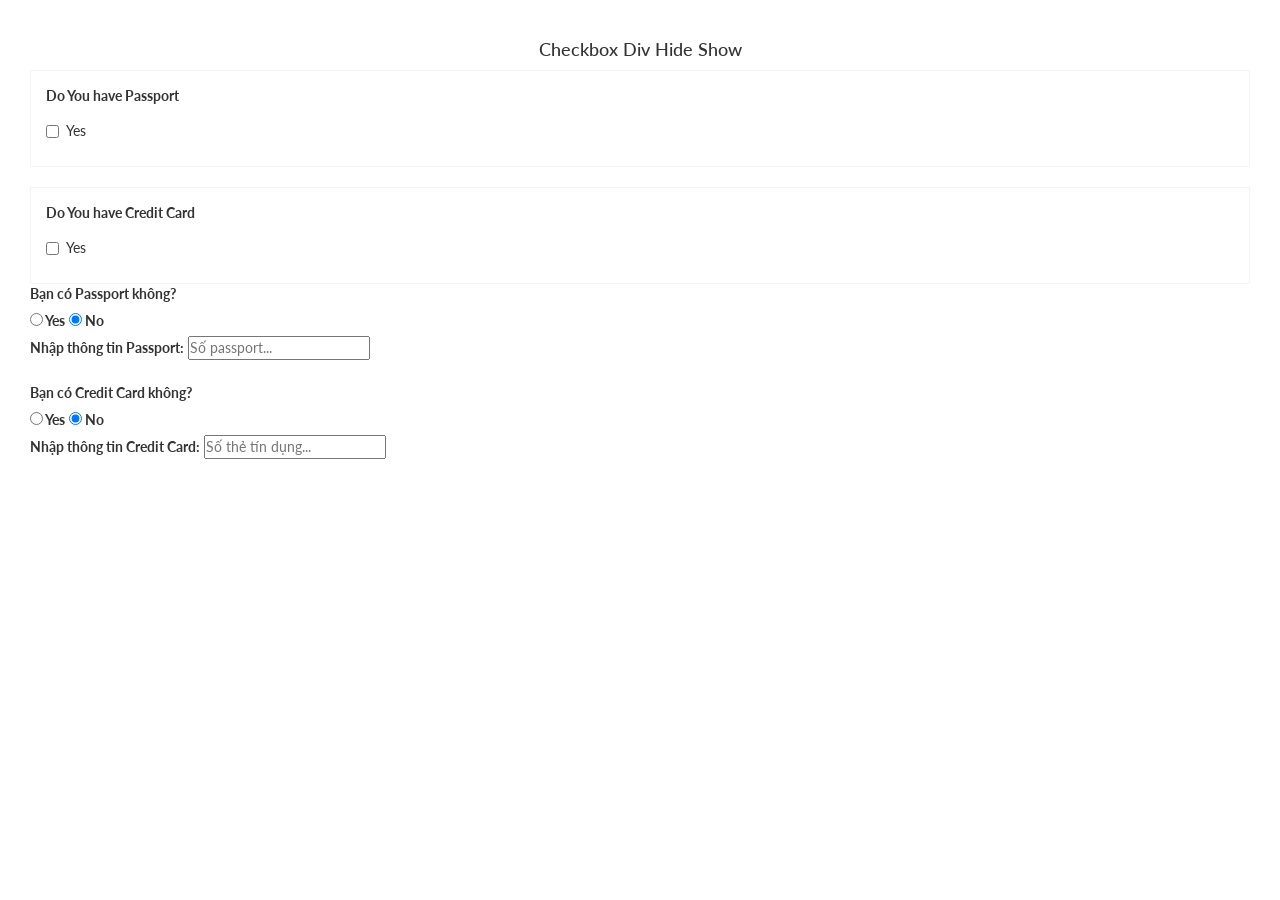
<file: C12_6651071079/index.html>
<!DOCTYPE html>
<html lang="en">

<head>
    <meta charset="UTF-8">
    <title>D CODE SHOW</title>
    <link rel="stylesheet" href="css/bootstrap.min.css">
    <link rel="stylesheet" href="css/style.css">
    <style>
    </style>
</head>

<body>
    <h4>Checkbox Div Hide Show</h4>

    <div class="checkbox-card">
        <label for="">Do You have Passport</label>
        <div class="checkbox">
            <label>
                <input type="checkbox" class="checkme">Yes
            </label>
        </div>
        <div class="passport-box">
            <input type="text" placeholder="Enter Passport Number" class="form-control">
        </div>
        <div class="apply-box">
            <a href="">Apply For Passport</a>
        </div>
    </div>
    <br>
    <div class="checkbox-card">
        <label for="">Do You have Credit Card</label>
        <div class="checkbox">
            <label>
                <input type="checkbox" class="checkme">Yes
            </label>
        </div>
        <div class="passport-box">
            <input type="text" placeholder="Enter Credit Card Number" class="form-control">
        </div>
        <div class="apply-box">
            <a href="">Apply For Credit Card</a>
        </div>
    </div>

    <script src="js/jquery-4.0.0.min.js"></script>
    
    <form>
        
        <div>
            <label>Bạn có Passport không?</label><br>
            <label><input type="radio" name="hasPassport" value="yes"> Yes</label>
            <label><input type="radio" name="hasPassport" value="no" checked> No</label>
        </div>
        
        <div id="passportField" class="hidden-field">
            <label for="passportInput">Nhập thông tin Passport:</label>
            <input type="text" id="passportInput" name="passportInfo" placeholder="Số passport...">
        </div>
    
        <br>
    
       
        <div>
            <label>Bạn có Credit Card không?</label><br>
            <label><input type="radio" name="hasCreditCard" value="yes"> Yes</label>
            <label><input type="radio" name="hasCreditCard" value="no" checked> No</label>
        </div>
        
        <div id="creditCardField" class="hidden-field">
            <label for="creditCardInput">Nhập thông tin Credit Card:</label>
            <input type="text" id="creditCardInput" name="creditCardInfo" placeholder="Số thẻ tín dụng...">
        </div>
    </form>
    
   
    <script>
        $(document).ready(function () {
            
            $('input[name="hasPassport"]').on('change', function () {
                if ($(this).val() === 'yes' && $(this).is(':checked')) {
                    $('#passportField').slideDown(); 
                } else {
                    $('#passportField').slideUp();   
                    $('#passportInput').val('');     
                }
            });

            
            $('input[name="hasCreditCard"]').on('change', function () {
                if ($(this).val() === 'yes' && $(this).is(':checked')) {
                    $('#creditCardField').slideDown(); 
                } else {
                    $('#creditCardField').slideUp();   
                    $('#creditCardInput').val('');     
                }
            });
        });
    </script>
</body>

</html>
</file>
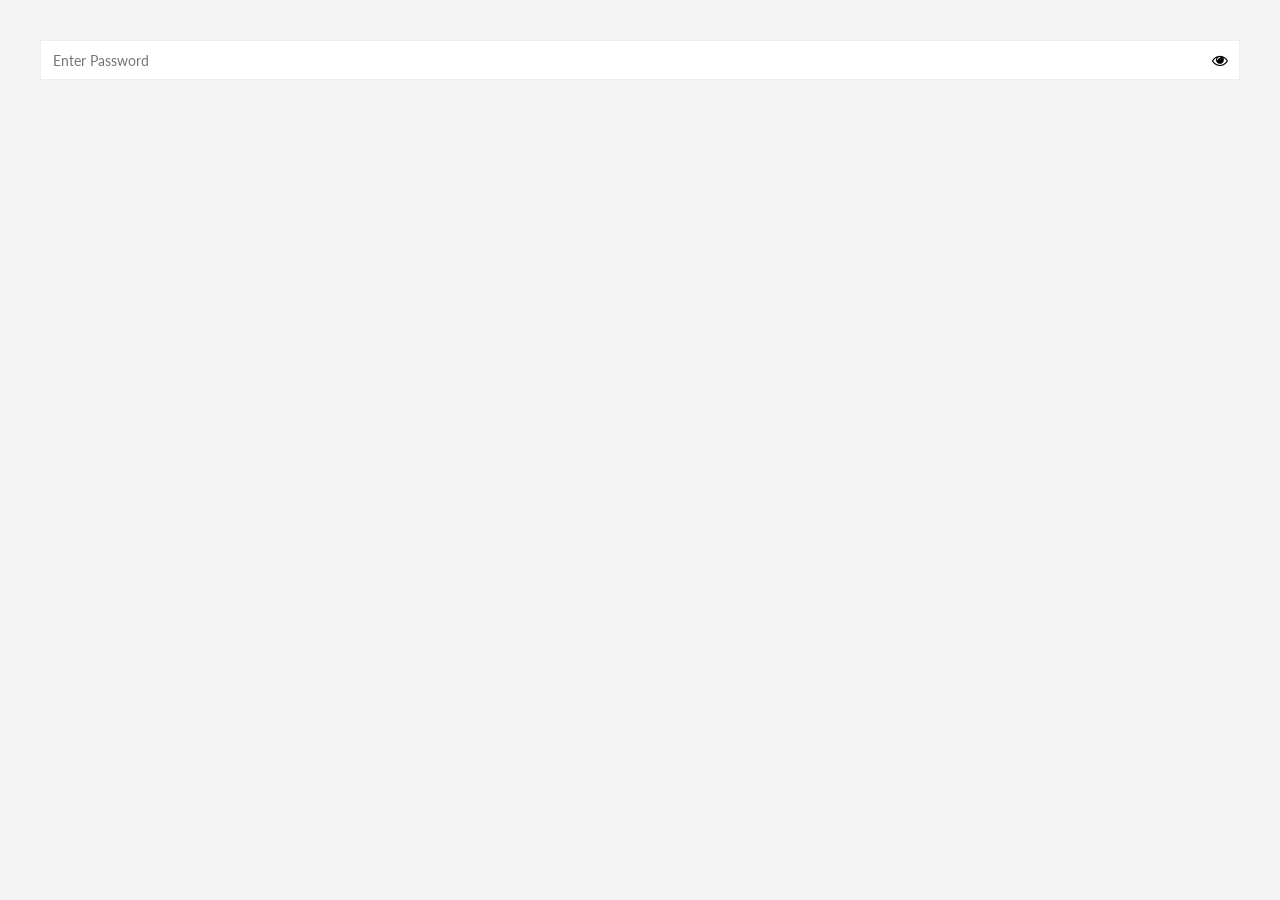
<file: C13_6651071079/index.html>
<!DOCTYPE html>
<html lang="en">

<head>
    <meta name="viewport" content="width=device-width, initial-scale=1.0, user-scalable=no">
    <title>Home</title>
    <meta charset="UTF-8">
    <!--Font Awesome CDN Link-->
    <link href="https://stackpath.bootstrapcdn.com/font-awesome/4.7.0/css/font-awesome.min.css" rel="stylesheet"
        type="text/css" />
    <link rel="stylesheet" href="css/style.css">
</head>

<body>

    <div class="password-show-card">
        <input type="password" class="input-control" placeholder="Enter Password">
        <i class="fa fa-eye password-show"></i>
        <!-- <i class="fa fa-eye-slash"></i> -->
    </div>


    <script src="js/jquery-4.0.0.min.js"></script>
    
    <script>
        $(document).ready(function () {
            $('.password-show').on('click', function () {
                var passwordInput = $('.input-control');

                if (passwordInput.attr('type') === 'password') {
                    
                    passwordInput.attr('type', 'text');
                    
                    $(this).removeClass('fa-eye').addClass('fa-eye-slash');
                } else {
                   
                    passwordInput.attr('type', 'password');
                    
                    $(this).removeClass('fa-eye-slash').addClass('fa-eye');
                }
            });
        });
    </script>
</body>

</html>
</file>
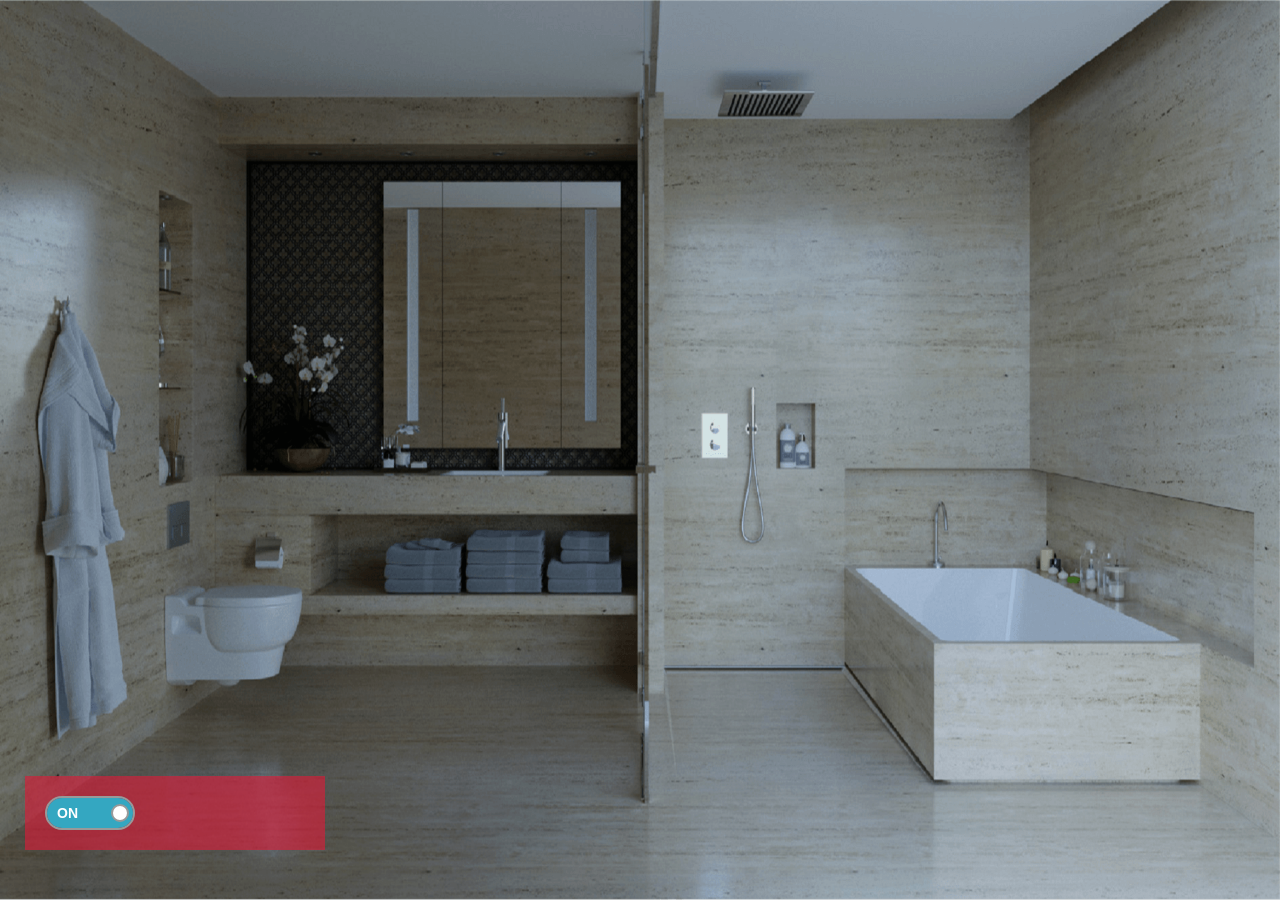
<file: C14_6651071079/index.html>
<!DOCTYPE html>
<html lang="en">

<head>
    <meta name="viewport" content="width=device-width, initial-scale=1.0, user-scalable=no">
    <title>Home</title>
    <meta charset="UTF-8">

    <link rel="stylesheet" href="css/style.css">

    
</head>

<body>

    <!--IMAGE EFFECT-->
    <div class="image-effect" id="image-effect-2">
        <img src="images/off.png" class="fadeEffect">
        <img src="images/on.png">
    </div>

    <!--Switch Button-->
    <div class="switch-btn">
        <div class="onoffswitch">
            <input type="checkbox" name="onoffswitch" class="onoffswitch-checkbox toggle-switch-2" id="myonoffswitch"
                tabindex="0" checked>
            <label class="onoffswitch-label" for="myonoffswitch">
                <span class="onoffswitch-inner"></span>
                <span class="onoffswitch-switch"></span>
            </label>
        </div>
    </div>

    <script src="js/jquery-4.0.0.min.js"></script>

    <script>
        $(document).ready(function () {
            $('#myonoffswitch').on('change', function () {
                var imgElement = $('#imageToggle');
                if ($(this).is(':checked')) {
                    // Khi bật (On) -> Chuyển sang ảnh on.img
                    imgElement.attr('src', 'images/on.img');
                } else {
                    // Khi tắt (Off) -> Chuyển về ảnh off.img
                    imgElement.attr('src', 'images/off.img');
                }
            });
        });
    </script>
    
    </body>
    
    </html>


</body>

</html>
</file>
<file: C12_6651071079/css/style.css>
@import url('https://fonts.googleapis.com/css?family=Lato:400,700,900|Open+Sans:300,400|Oswald:400,700');
* { padding: 0; margin: 0; box-sizing: border-box }
body {font-family:'Lato',sans-serif;padding: 30px;}

/**************/
h4{text-align: center}

.checkbox-card{
	border: 1px solid #f4f4f4;
	padding: 15px;
}

.passport-box{
	display: none
}

.apply-box{
	margin-top: 10px;
	display: none
}
</file>
<file: C13_6651071079/css/style.css>
@import url('https://fonts.googleapis.com/css?family=Lato:400,700,900|Open+Sans:300,400|Oswald:400,700');

* {
padding: 0;
margin: 0;
box-sizing: border-box;
font-family: 'Lato', sans-serif;
}

html,body{
width: 100%;
height: 100%;
background: #f4f4f4;
padding: 20px;
}

/***************/

.password-show-card{
	position: relative
}

.password-show-card .input-control{
	width: 100%;
	height: 40px;
	background: #fff;
	border: 1px solid #eee;
	box-shadow: 0px 0px 2px #eee;
	padding: 6px 12px;
	font-size: 14px;
	color: #333333
}

.password-show-card .input-control:focus{
border: 1px solid #66afe9;
}

.password-show-card .password-show{
position: absolute;
top: 12px;
right: 12px;
cursor: pointer;
}
</file>
<file: C14_6651071079/css/style.css>
@import url('https://fonts.googleapis.com/css?family=Lato:400,700,900|Open+Sans:300,400|Oswald:400,700');
* {
    padding: 0;
    margin: 0;
    box-sizing: border-box
}

body {
    font-family: 'Lato', sans-serif;
    background: #eaebeb;
}


/**************/


/******Image Transition Effect*********/

.image-effect {
    position: relative;
}

.image-effect img {
    position: absolute;
    left: 0;
    transition: opacity 1.2s ease-in-out;
    opacity: 0;
    height: 100vh;
    width: 100%;
}

.image-effect img.fadeEffect {
    opacity: 1;
}


/****/

.switch-btn {
    margin-left: 25px;
    position: absolute;
    bottom: 50px;
    z-index: 10;
    background: rgba(226, 25, 55, .6);
    width: 300px;
    padding: 20px;
    display: flex;
    align-items: center;
}

.onoffswitch {
    position: relative;
    width: 90px;
    -webkit-user-select: none;
    -moz-user-select: none;
    -ms-user-select: none;
}

.onoffswitch-checkbox {
    position: absolute;
    opacity: 0;
    pointer-events: none;
}

.onoffswitch-label {
    display: block;
    overflow: hidden;
    cursor: pointer;
    border: 2px solid #999999;
    border-radius: 20px;
}

.onoffswitch-inner {
    display: block;
    width: 200%;
    margin-left: -100%;
    transition: margin 0.3s ease-in 0s;
}

.onoffswitch-inner:before,
.onoffswitch-inner:after {
    display: block;
    float: left;
    width: 50%;
    height: 30px;
    padding: 0;
    line-height: 30px;
    font-size: 14px;
    color: white;
    font-family: Trebuchet, Arial, sans-serif;
    font-weight: bold;
    box-sizing: border-box;
}

.onoffswitch-inner:before {
    content: "ON";
    padding-left: 10px;
    background-color: #34A7C1;
    color: #FFFFFF;
}

.onoffswitch-inner:after {
    content: "OFF";
    padding-right: 10px;
    background-color: #EEEEEE;
    color: #999999;
    text-align: right;
}

.onoffswitch-switch {
    display: block;
    width: 18px;
    margin: 6px;
    background: #FFFFFF;
    position: absolute;
    top: 2px;
    bottom: 0;
    right: 56px;
    border: 2px solid #999999;
    border-radius: 20px;
    transition: all 0.3s ease-in 0s;
    height: 18px;
}

.onoffswitch-checkbox:checked+.onoffswitch-label .onoffswitch-inner {
    margin-left: 0;
}

.onoffswitch-checkbox:checked+.onoffswitch-label .onoffswitch-switch {
    right: 0px;
}
</file>
